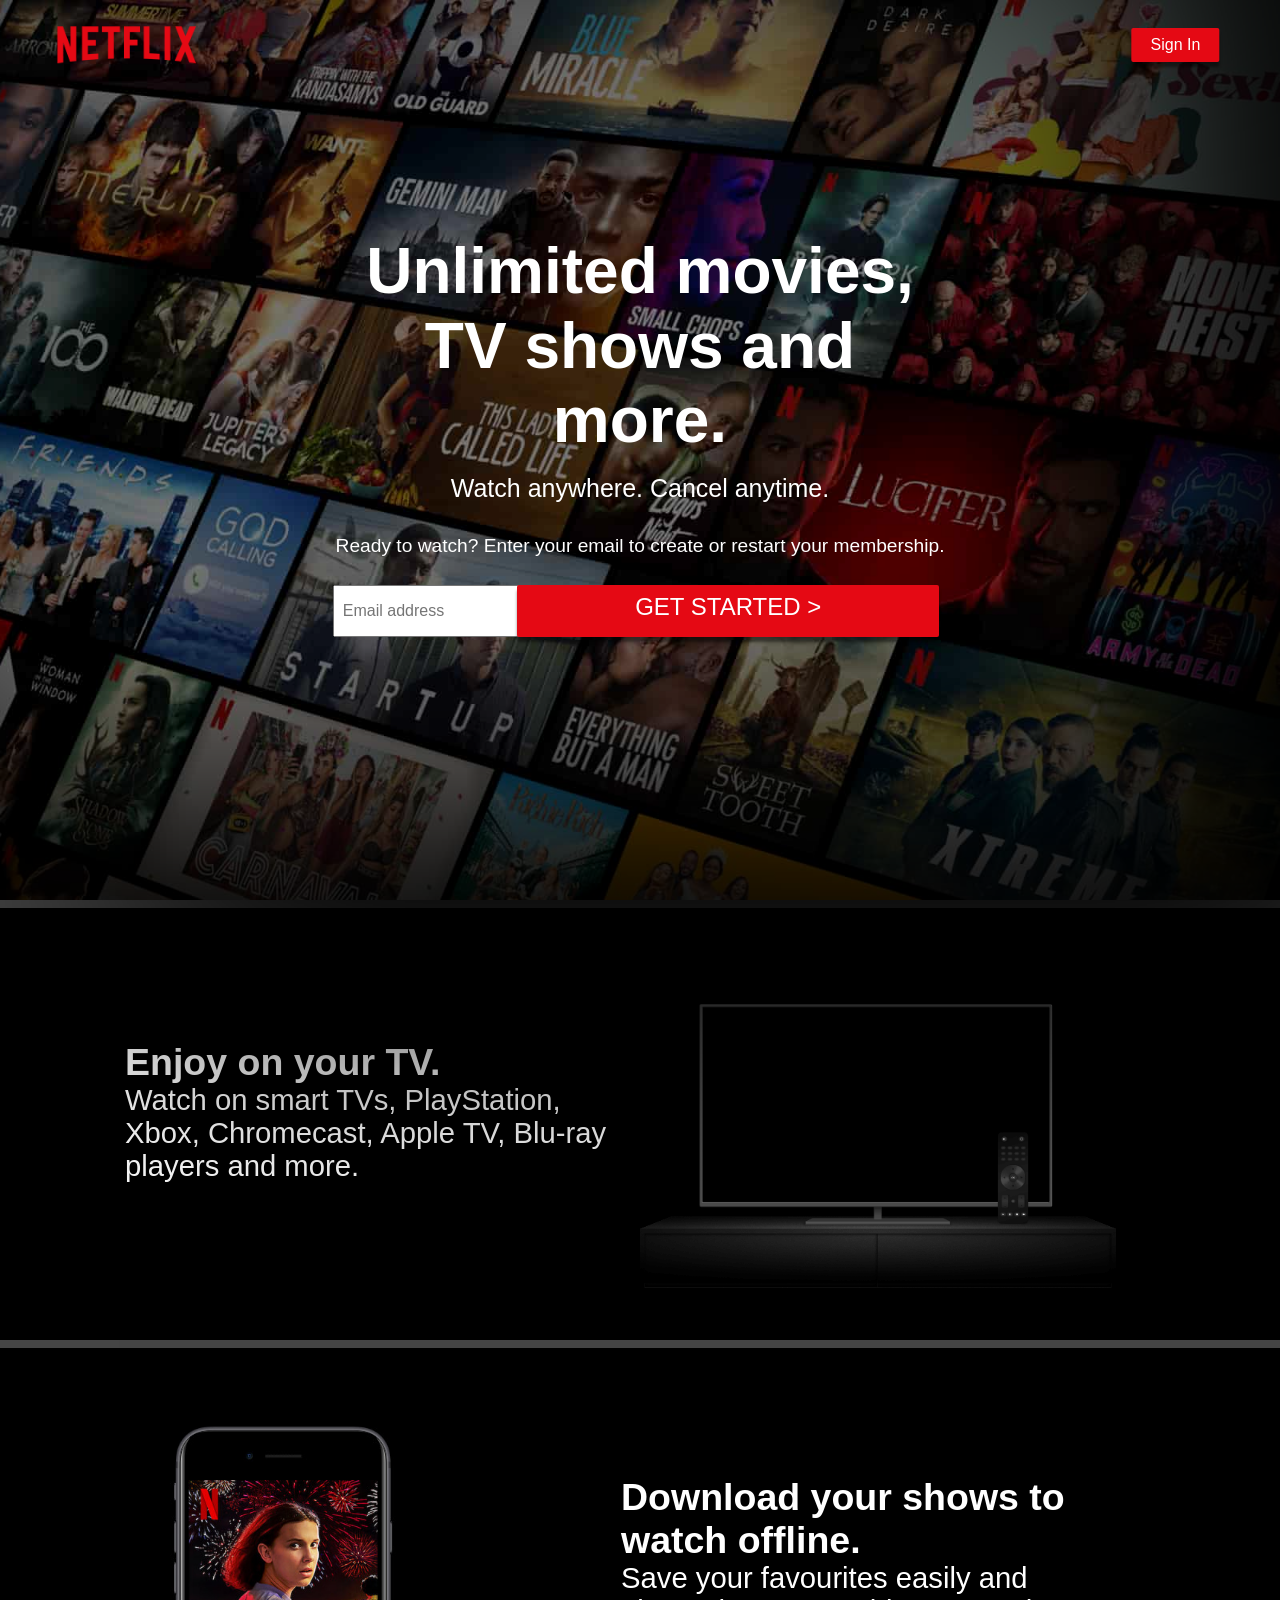
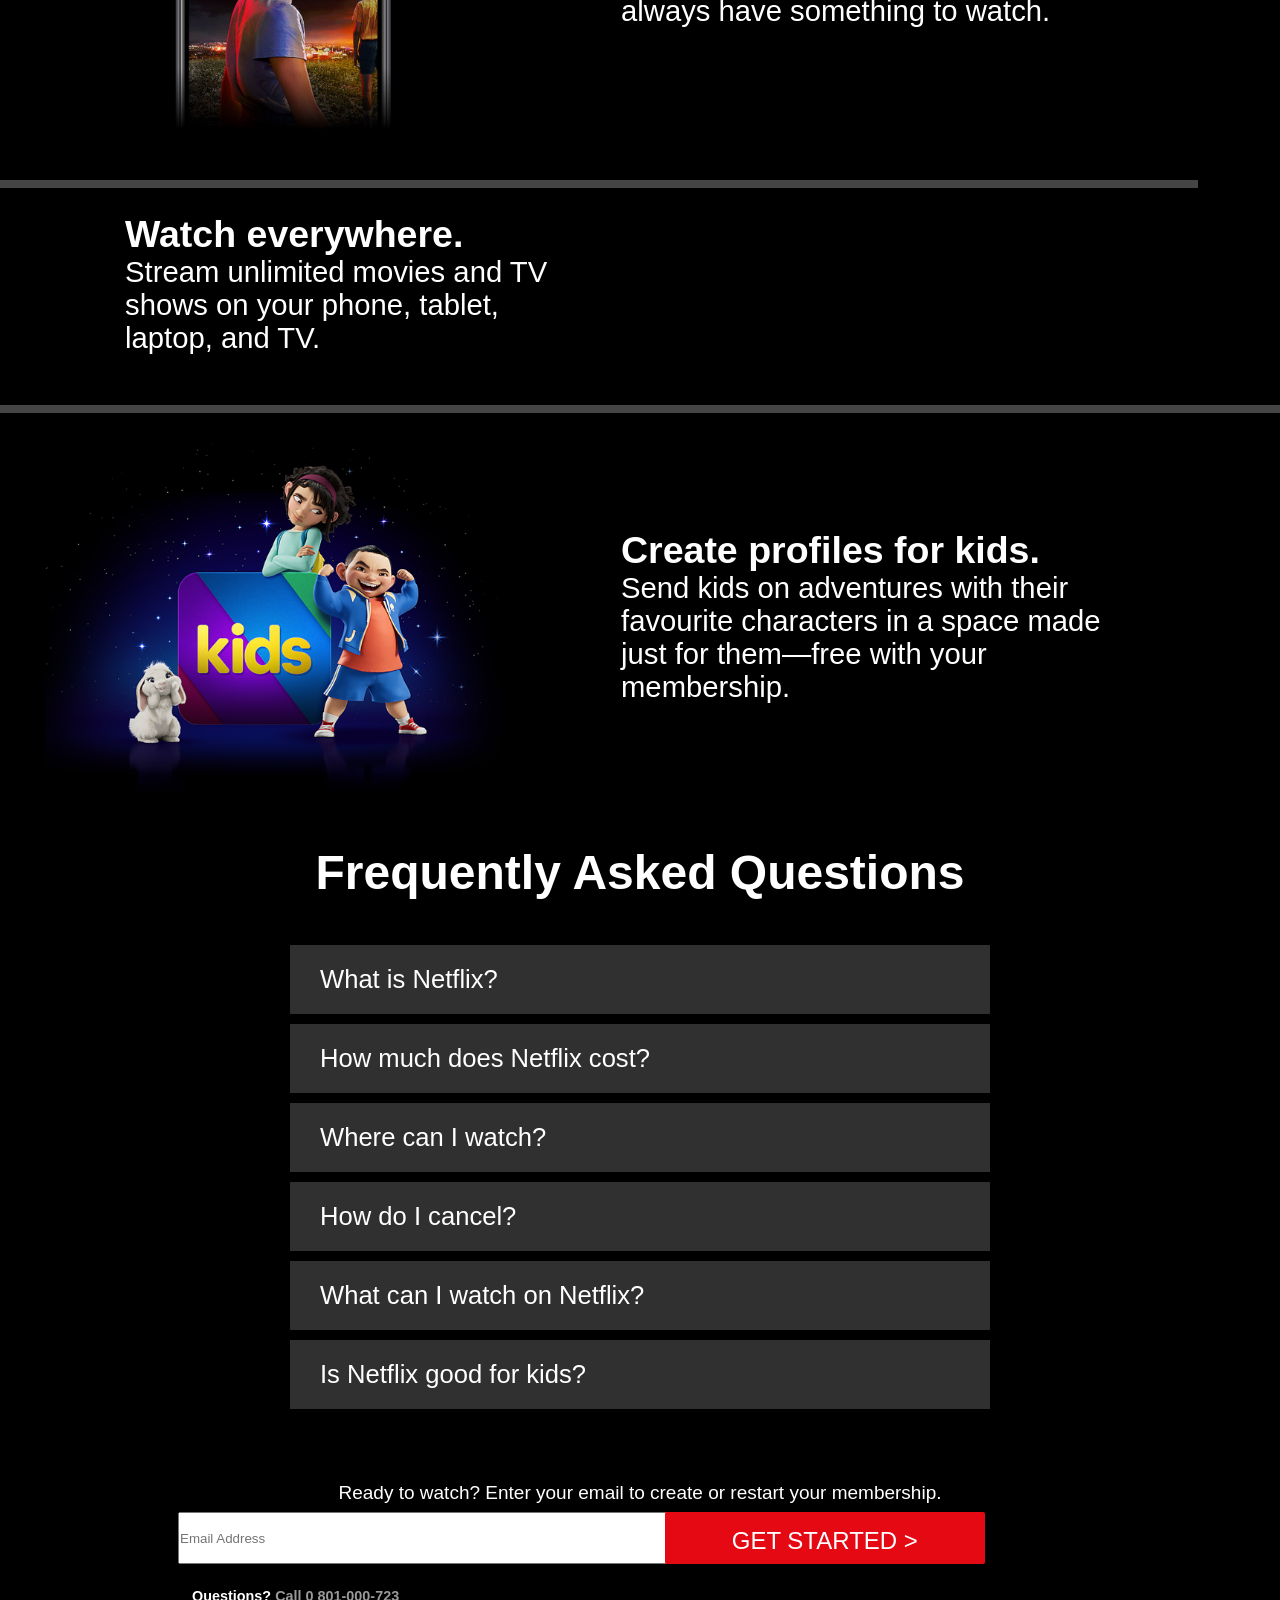
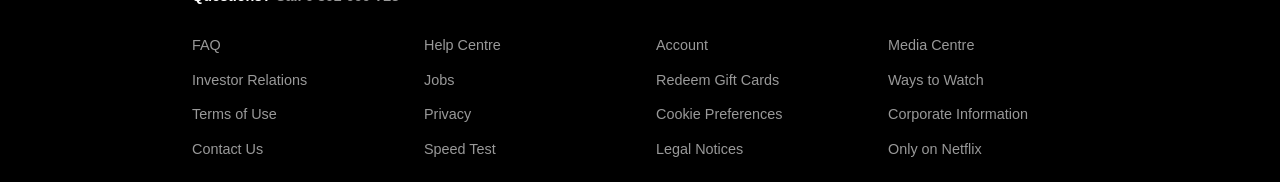
<file: index.html>
<!DOCTYPE html>
<html lang="en">
<head>
    <meta charset="UTF-8">
    <meta name="viewport" content="width=device-width, initial-scale=1.0">
    <link rel="stylesheet" href="style.css">
    <title>Netflix South Africa - Watch TV Shows Online, Watch Movies Online</title>
</head>
<body>
    <header class="story">
        <div class="story-top">
            <img src="./Assets/logo.png" alt="Netflix Logo">
            <a href="#" class="button btn-rounded">Sign In</a>
        </div>
        <div class="story-content">
            <h1>Unlimited movies, TV shows and more.</h1>
            <h3>Watch anywhere. Cancel anytime.</h3>
            <p>Ready to watch? Enter your email to create or restart your membership.</p>
            <input type="email" name="email" id="mail" placeholder="Email address">
            <a href="#" class="button btn-login">GET STARTED ></a>
        </div>
    </header>

    <section class="story-descrip">
        
        <div class="story-1">
            <div class="content-1">
                <h1>Enjoy on your TV.</h1>
                <h3>Watch on smart TVs, PlayStation, Xbox, Chromecast, Apple TV, Blu-ray players and more.</h3>
            </div>
            <img src="./Assets/tv.png" alt="Netflix TV">
            <video class="video-1" autoplay="" playsinline="" muted="" loop=""><source src="./Assets/assets_videos_netflix_ui.m4v" type="video/mp4"></video>
        </div>
        <div class="story-2">
            <img src="./Assets/mobile-0819.jpg" alt="Netflix Mobile">
            <div class="content-2">
                <h1>Download your shows to watch offline.</h1>
                <h3>Save your favourites easily and always have something to watch.</h3>
            </div>
        </div>
        <div class="story-3">
            <div class="content-3">
                <h1>Watch everywhere.</h1>
                <h3>Stream unlimited movies and TV shows on your phone, tablet, laptop, and TV.</h3>
            </div>
        </div>
        <div class="story-4">
            <img src="./Assets/kidsValueProp.png" alt="Netflix for Kids">
            <div class="content-4">
                <h1>Create profiles for kids.</h1>
                <h3>Send kids on adventures with their favourite characters in a space made just for them—free with your membership.</h3>
            </div>
        </div>
        
    </section>

    <section class="lastsection">
        <div class="faq">
            <h1>Frequently Asked Questions</h1>
            <ul class="questions">
                <li>What is Netflix?</li>
                <li>How much does Netflix cost?</li>
                <li>Where can I watch?</li>
                <li>How do I cancel?</li>
                <li>What can I watch on Netflix?</li>
                <li>Is Netflix good for kids?</li>
            </ul>
            <p>Ready to watch? Enter your email to create or restart your membership.</p>
            <div class="input">
                <input type="email" name="email" placeholder="Email Address">
                <a href="#" class="btn-rounded"><button>GET STARTED ></button></a>
            </div>
        </div>
    </section>


    <footer class="footer">
        <p>Questions? <a href="tel:0 801-000-723"> Call 0 801-000-723</a></p>
        <div class="footer-cols">
            <ul>
                <li><a href="FAQ.html">FAQ</a></li>
                <li><a href="#">Investor Relations</a></li>
                <li><a href="#">Terms of Use</a></li>
                <li><a href="#">Contact Us</a></li>
            </ul>
            <ul>
                <li><a href="#">Help Centre</a></li>
                <li><a href="#">Jobs</a></li>
                <li><a href="#">Privacy</a></li>
                <li><a href="#">Speed Test</a></li>
            </ul>
            <ul>
                <li><a href="account.html">Account</a></li>
                <li><a href="Redeem.html">Redeem Gift Cards</a></li>
                <li><a href="#">Cookie Preferences</a></li>
                <li><a href="legalnotice.html">Legal Notices</a></li>
            </ul>
            <ul>
                <li><a href="#">Media Centre</a></li>
                <li><a href="#">Ways to Watch</a></li>
                <li><a href="#">Corporate Information</a></li>
                <li><a href="onlyonnetflix.html">Only on Netflix</a></li>
            </ul>
        </div>
    </footer>
</body>
</html>
</file>
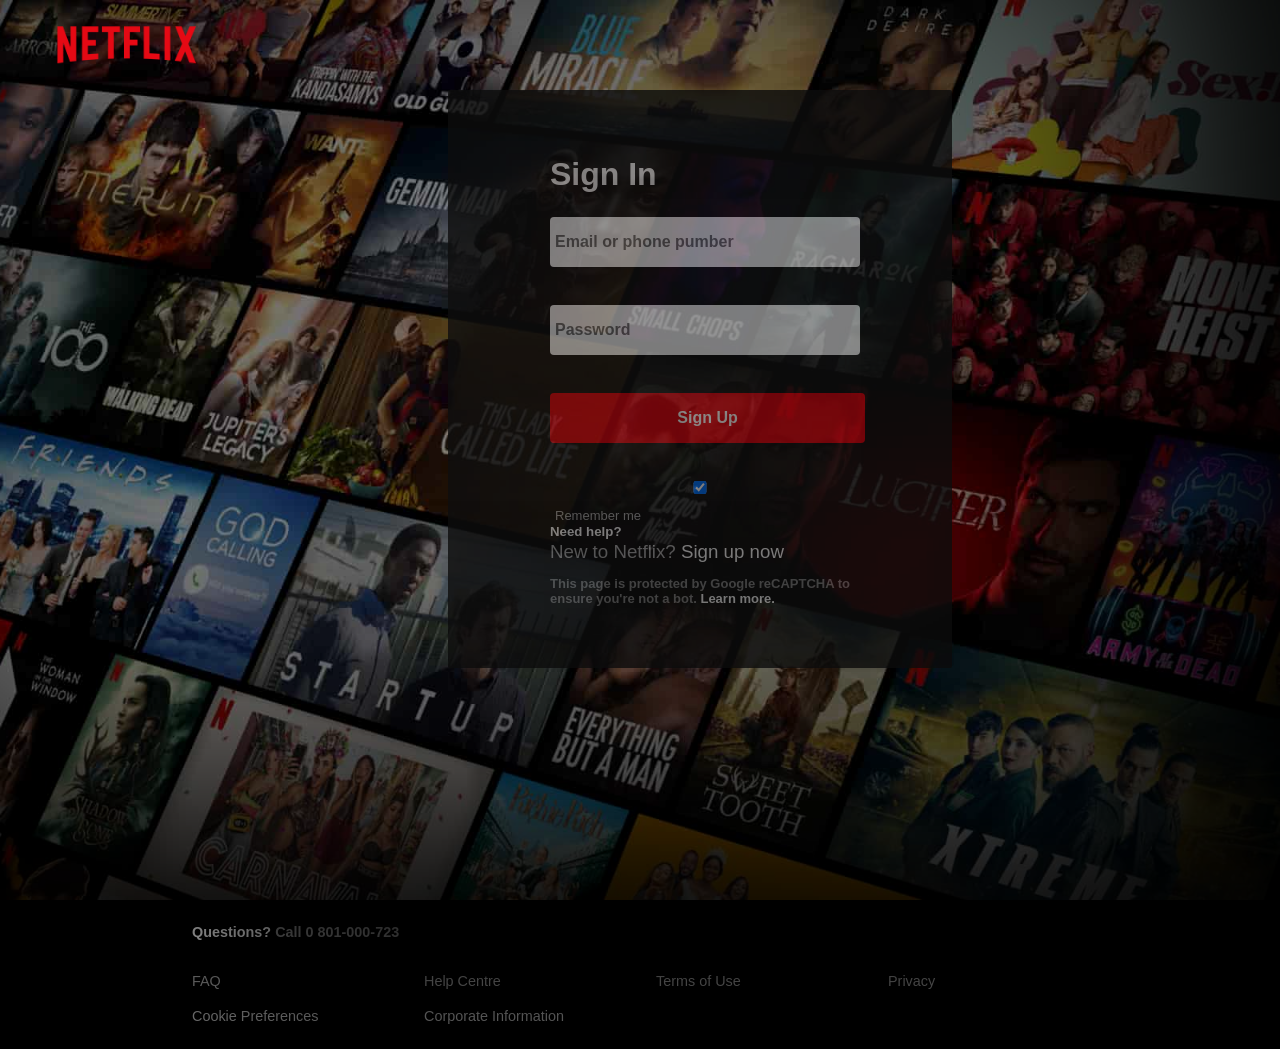
<file: account.html>
<!DOCTYPE html>
<html lang="en">
    <head>
        <meta charset="UTF-8">
        <meta name="viewport" content="width=device-width, initial-scale=1.0">
        <link rel="stylesheet" href="style.css">
        <title>Account</title>
    </head>
    <style>
        table{
    background-color: #171717;
    border-radius: 2px;
    padding: 60px 100px;
    opacity: 0.8;
    margin-left: 35%;
}
h1{
    color: white;
}
input{
    padding: 16px 5px ;
    border-radius: 4px;
    font-size: 16px ;
    font-weight: 700;
    margin: 24px 0 12px;
    border: 0;
    width: 100%; 
    
}
button{
    background-color: #e50914;
    color: white;
    padding: 16px ;
    border-radius: 4px;
    font-size: 16px ;
    font-weight: 700;
    margin: 24px 0 12px;
    border: 0;
    width: 105%;    
}
.remebr-me{
    color: #b3b3b3;
font-size: 13px;
font-weight: 500;
line-height: 1.2;
margin: 5px;

}
h3,h4,h5{
    color: #b3b3b3;
}
h4{
    font-size: 13px;
    color: #8c8c8c;
    margin-top: 11px;

}
    </style>
    <body>
        <header class="story">
            <div class="story-top">
                <img src="./Assets/logo.png" alt="Netflix Logo">
                
            </div>
            <table align="center">
                <tr>
                    <th></th>
                </tr>
                <tr>
                    <th></th>
                </tr>
                <tr>
                    <td>
                        <label>
                            <h1>Sign In</h1>
                            <input text="Email" placeholder="Email or phone pumber">
                        </label>
                   </td>
                </tr>
                 <tr>
                    <td>
                        <labe>
                            <input text="Password" placeholder="Password">
                        </labe>
                    </td>
                </tr>
                <tr>
                    <td>
                        <button>Sign Up</button>
                    </td>
                </tr>
                <tr>
                    <td>
                        <label>
                            <input type="checkbox"  checked="checked">
                            <span class="remebr-me">Remember me</span>
                       </label>
                        <h5><a href="index.html">Need help?</a></h5>
                    </td>
                </tr>
                 <tr>
                        <td><h3>New to Netflix? <a href="index.html" style="color: white;">Sign up now</a></h3></td> 
                </tr>
                <tr>
                    <td> <h4>This page is protected by Google reCAPTCHA to <br>ensure you're not a bot. <a href="index.html">Learn more.</a></h4></td>
                </tr>
            </table>

            
       
        </header>

        
        <div class="footer">
            <p>Questions? <a href="tel:0 801-000-723"> Call 0 801-000-723</a></p>
            <div class="footer-cols">
                <ul>
                    <li><a href="FAQ.html">FAQ</a></li>
                    <li><a href="index.html">Cookie Preferences</a></li>
                    
                </ul>
                <ul>
                    <li><a href="index.html">Help Centre</a></li>
                    <li><a href="#l">Corporate Information</a></li>
                    
                </ul>
                <ul>
                    <li><a href="index.html">Terms of Use</a></li>
                </ul>
                <ul>
                    <li><a href="index.html">Privacy</a></li>
                </ul>
            </div>
         </div>
        
    </body>
</html>
</file>
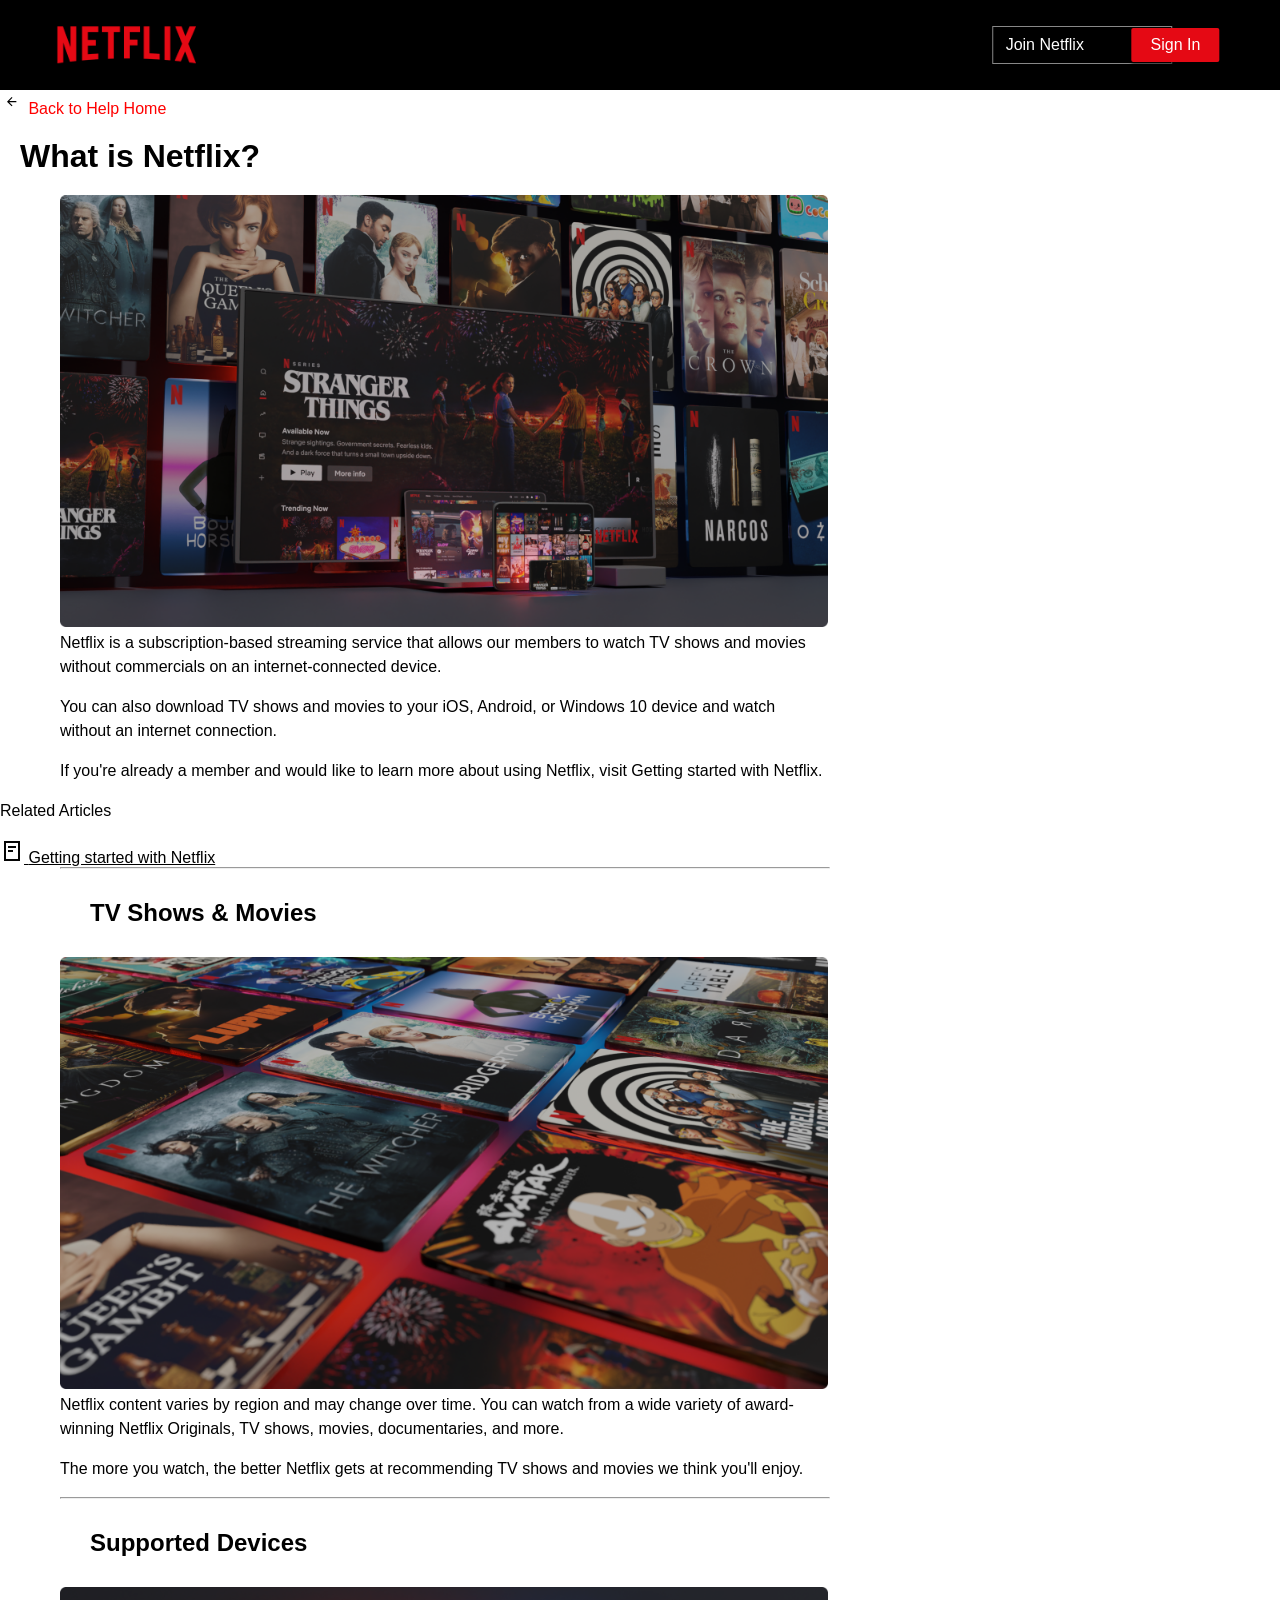
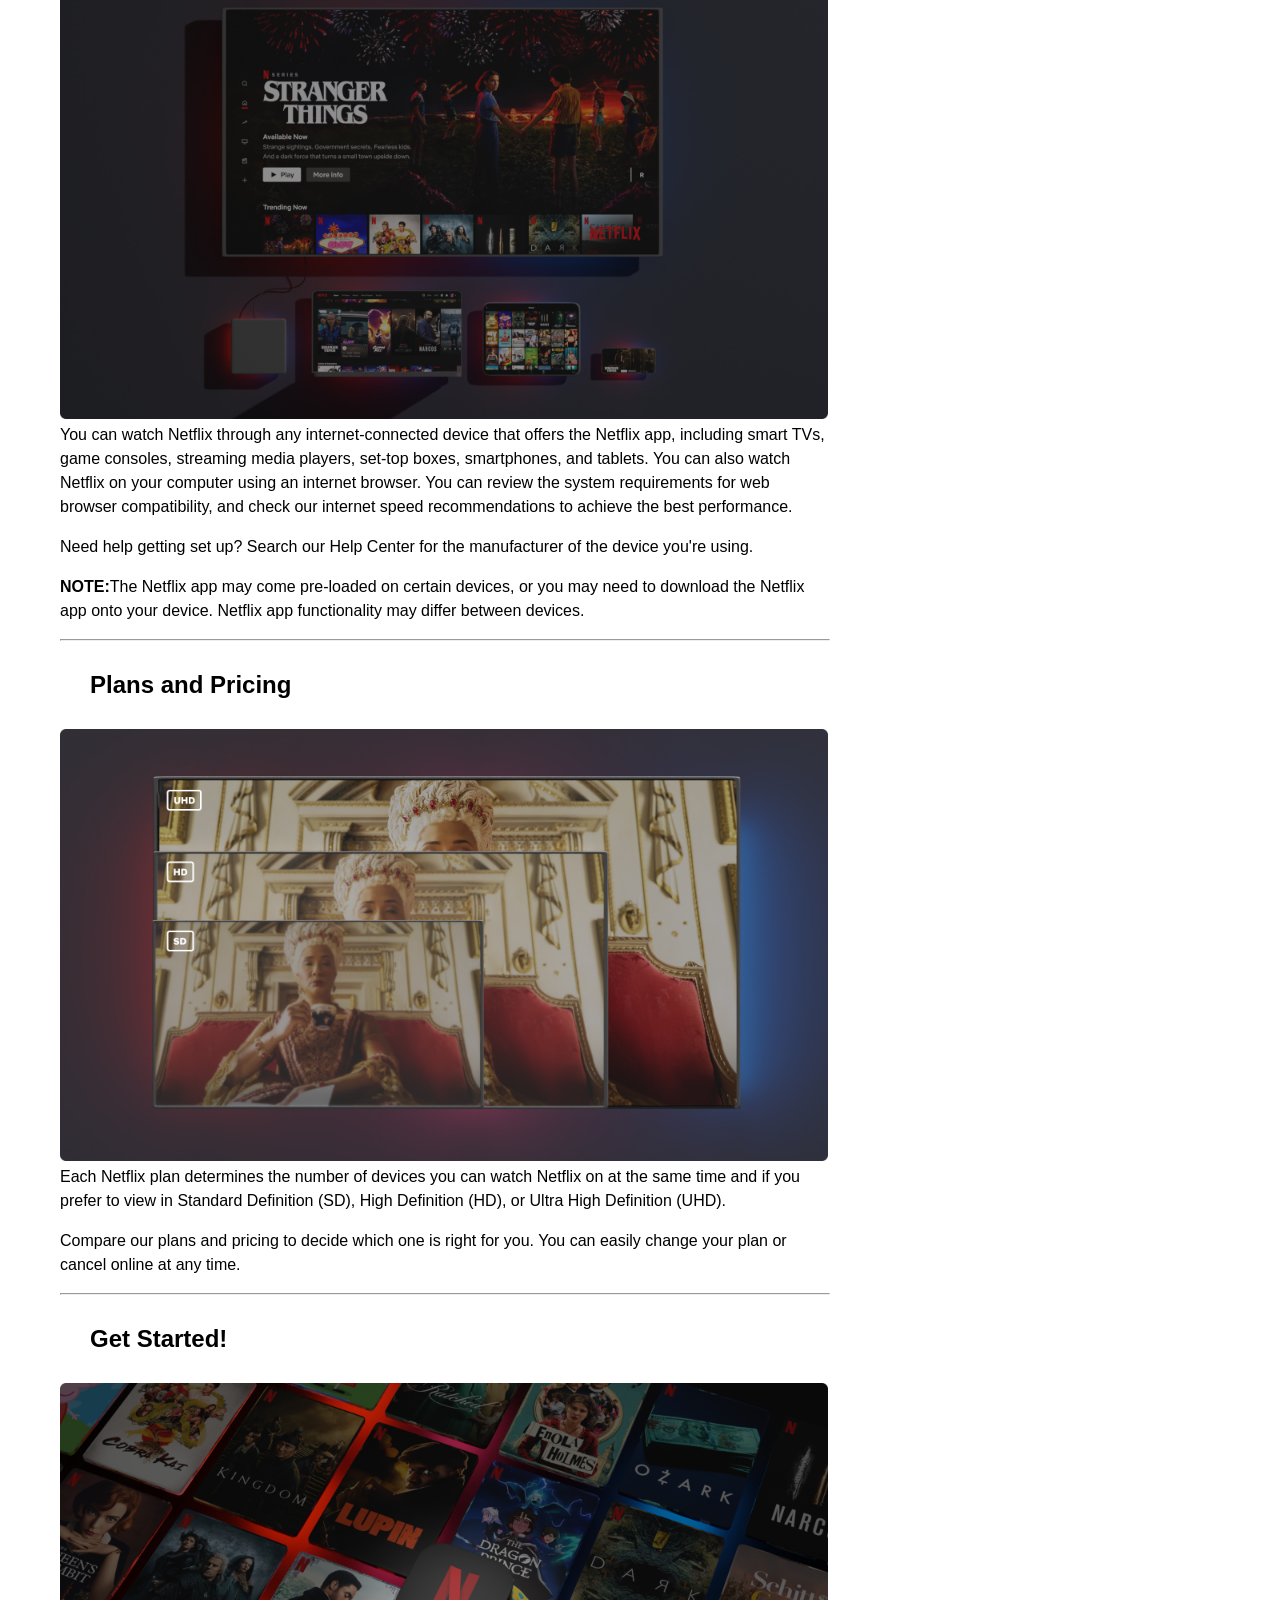
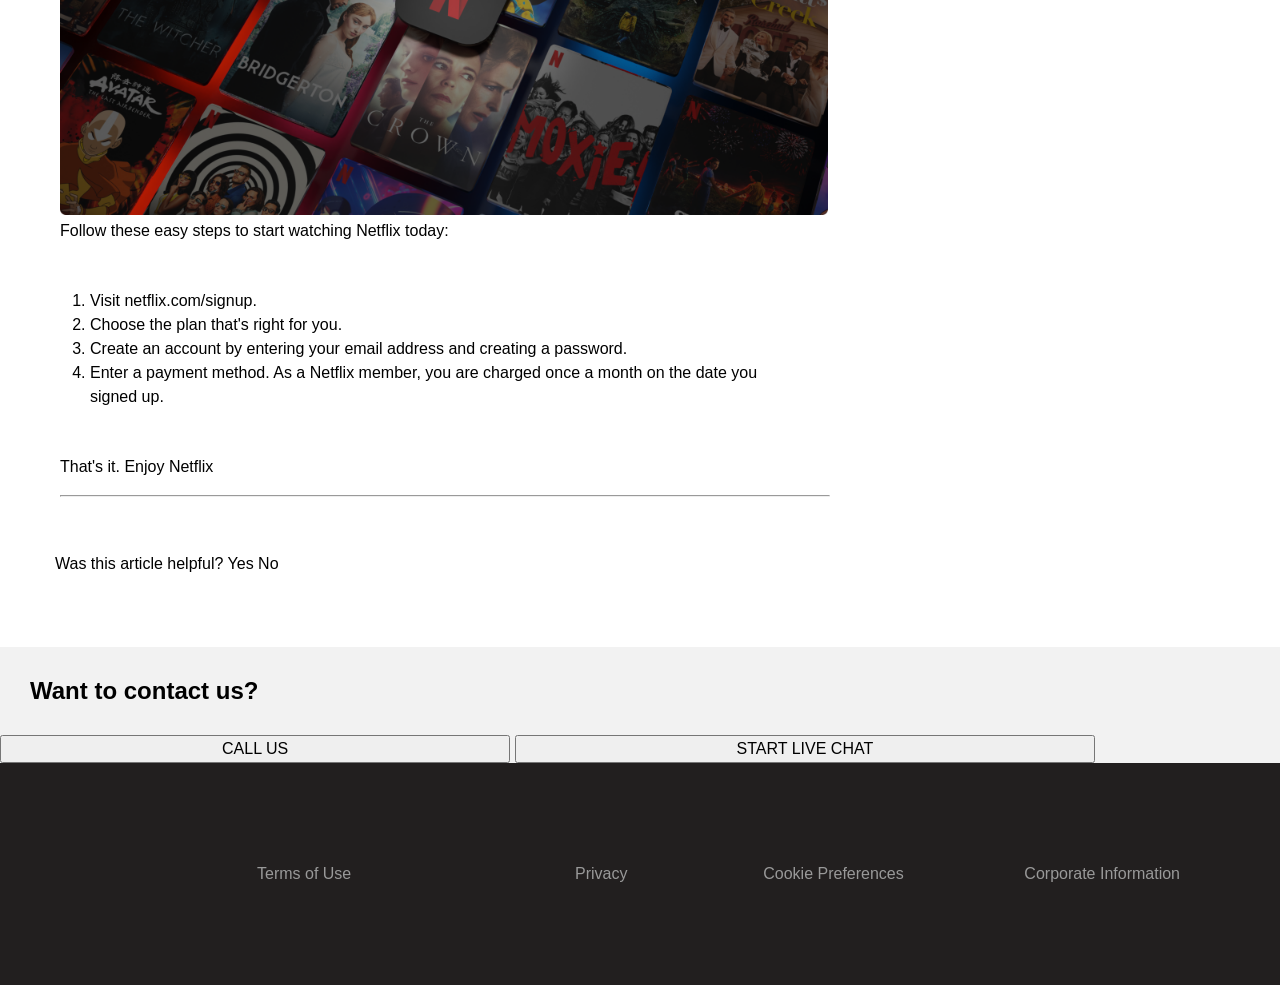
<file: FAQ.html>
<!DOCTYPE html>
<html lang="en">
    <head>
        <meta charset="UTF-8">
        <meta name="viewport" content="width=device-width, initial-scale=1.0">
        <link rel="stylesheet" href="style.css">
        <title>FAQ</title>
        
    </head>
    <Style>
        body{
            background-color: white;
            font-family: Arial, Helvetica, sans-serif;

        }
        h3{
            color:black;
            font-size: 16px; 
            line-height: 24px; 
            margin: 0 0 16px;  
        }
        h2{
            color: black;padding: 30px;
        }
        
    </Style>


    <body>
        <header style="background-color: black;">
            <div>
                <div class="story-top">
                    <img src="./Assets/logo.png" alt="Netflix Logo">
                    <a href="index.html" style="width: 12%; border: 1px solid #888;padding: 9px 12px;">Join Netflix</a>
                    <a href="index.html" class="button btn-rounded">Sign In</a>
                </div>
            </div>
        </header>


        <div>
         <ul>
         <li>
        <a href="index.html" style="color: red;"> 
         <svg width="24px" height="24px" viewBox="0 0 24 24" version="1.1" xmlns="http://www.w3.org/2000/svg">
         <polygon points="16.3515625 11.1015625 16.3515625 12.25 9.2421875 12.25 12.4960938 15.53125 11.6757812 16.3515625 7 11.6757812 11.6757812 7 12.4960938 7.8203125 9.2421875 11.1015625"></polygon>
        </svg>
        Back to Help Home 
        </a>
        </li>
        </ul>
        </div>


        <h1 style="color: black; padding: 20px;"> What is Netflix?</h1>
        <div style="width: 60%; margin-left: 60px;">
            <div class="image">
                <img src="./Assets/FAQ1.png" alt="image" >
                
            </div>
            <h3>Netflix is a subscription-based streaming service that allows our members to watch TV shows and movies without commercials on an internet-connected device. </h3>
            <h3>You can also download TV shows and movies to your iOS, Android, or Windows 10 device and watch without an internet connection.</h3>
            <h3>If you're already a member and would like to learn more about using Netflix, visit Getting started with Netflix.</h3>
        </div>
        <div>
            <h3>Related Articles</h3>
            <ul style="position: relative;text-decoration:underline;color:black;display:inline;">
                <li><svg width="24" height="24" viewBox="0 0 24 24" fill="none" xmlns="http://www.w3.org/2000/svg">
                    <rect x="8" y="7" width="8" height="2" fill="#050505"></rect>
                    <rect x="8" y="11" width="5" height="2" fill="#050505"></rect>
                    <path fill-rule="evenodd" clip-rule="evenodd" d="M18 4H6V20H18V4ZM4 2V22H20V2H4Z" fill="#050505"></path>
                  </svg> <a href="index.html" style="color: black;">Getting started with Netflix</a>
                </li>
                <li></li>
                <li></li>
                <li></li>
                
            </ul>
        </div>


        <hr style="width: 60%;margin-left: 60px;">
        <div style="width: 60%; margin-left: 60px;">
            <div class="image">
                <h2>TV Shows & Movies</h2>
                <img src="./Assets/FAQ2.png" alt="image" >
            </div>

            <h3 >Netflix content varies by region and may change over time. You can watch from a wide variety of award-winning Netflix Originals, TV shows, movies, documentaries, and more.  </h3>
            <h3 >The more you watch, the better Netflix gets at recommending TV shows and movies we think you'll enjoy.</h3>
            
        </div>
       </hr>


       <hr style="width: 60%;margin-left: 60px;">
       <div style="width: 60%; margin-left: 60px;">
        <div class="image">
            <h2>Supported Devices</h2>
            <img src="./Assets/FAQ3.png" alt="image" >
        </div>

        <h3>You can watch Netflix through any internet-connected device that offers the Netflix app, including smart TVs, game consoles, streaming media players, set-top boxes, smartphones, and tablets. You can also watch Netflix on your computer using an internet browser. You can review the  system requirements for web browser compatibility, and check our internet speed recommendations to achieve the best performance.  </h3>
        <h3>Need help getting set up? Search our Help Center for the manufacturer of the device you're using.</h3>
        <h3><b>NOTE:</b>The Netflix app may come pre-loaded on certain devices, or you may need to download the Netflix app onto your device. Netflix app functionality may differ between devices.</h3>
       </div>
       </hr>

       <hr style="width: 60%;margin-left: 60px;">
       <div style="width: 60%; margin-left: 60px;">
        <div class="image">
            <h2>Plans and Pricing</h2>
            <img src="./Assets/FAQ4.png" alt="image" >
        </div>

        <h3>Each Netflix plan determines the number of devices you can watch Netflix on at the same time and if you prefer to view in Standard Definition (SD), High Definition (HD), or Ultra High Definition (UHD).</h3>
        <h3>Compare our plans and pricing to decide which one is right for you. You can easily change your plan or cancel online at any time.</h3>
       </div>
      </hr>


      <hr style="width: 60%;margin-left: 60px;">
      <div style="width: 60%; margin-left: 60px;">
        <div class="image">
            <h2>Get Started!</h2>
            <img src="./Assets/FAQ5.png" alt="image" >
        </div>

        <h3>Follow these easy steps to start watching Netflix today:</h3>
        
            <ol style="color:black;font-size: 16px; line-height: 24px; margin: 0 0 16px;padding: 30px;">
                <li>Visit netflix.com/signup.</li>
                <li>Choose the plan that's right for you.</li>
                <li>Create an account by entering your email address and creating a password.</li>
                <li>Enter a payment method. As a Netflix member, you are charged once a month on the date you signed up. </li>
            </ol>
       
        <h3>That's it. Enjoy Netflix</h3>
       </div>
     </hr>


    <hr style="width: 60%;margin-left: 60px;">
    <h3 style="padding: 55px;">Was this article helpful? Yes No</h3>
    <div style="background-color:#f2f2f2">
        <h2>Want to contact us?</h2>
       <button >
        <a href="index.html" style="color: black;font-size: 16px; line-height: 24px; padding: 220px; margin-bottom: 150px;">CALL US</a>
    </button> 
       <button>
        <a href="index.html" style="color: black;font-size: 16px; line-height: 24px; padding: 220px; margin-bottom: 150px;">START LIVE CHAT</a>
    </button> 
    </div>
   </hr>


   <footer style="background-color: #221f1f;">
    <div style="line-height: 1.4; display: grid; grid-template-columns: repeat(4 , 1fr); grid-gap: 25px;padding: 100px;text-align: right;">
        <ul >
            <li><a href="index.html"style="color: #999999;">Terms of Use</a></li>
        </ul>
        <ul>
            <li><a href="index.html"style="color: #999999;">Privacy</a></li>
        </ul>
        <ul>
            <li><a href="index.html" style="color: #999999;">Cookie Preferences</a></li>
        </ul>
        <ul>
            <li><a href="index.html" style="color: #999999;">Corporate Information</a></li>
        </ul>
    </div>
</footer>

        

    </body>
</html>
</file>
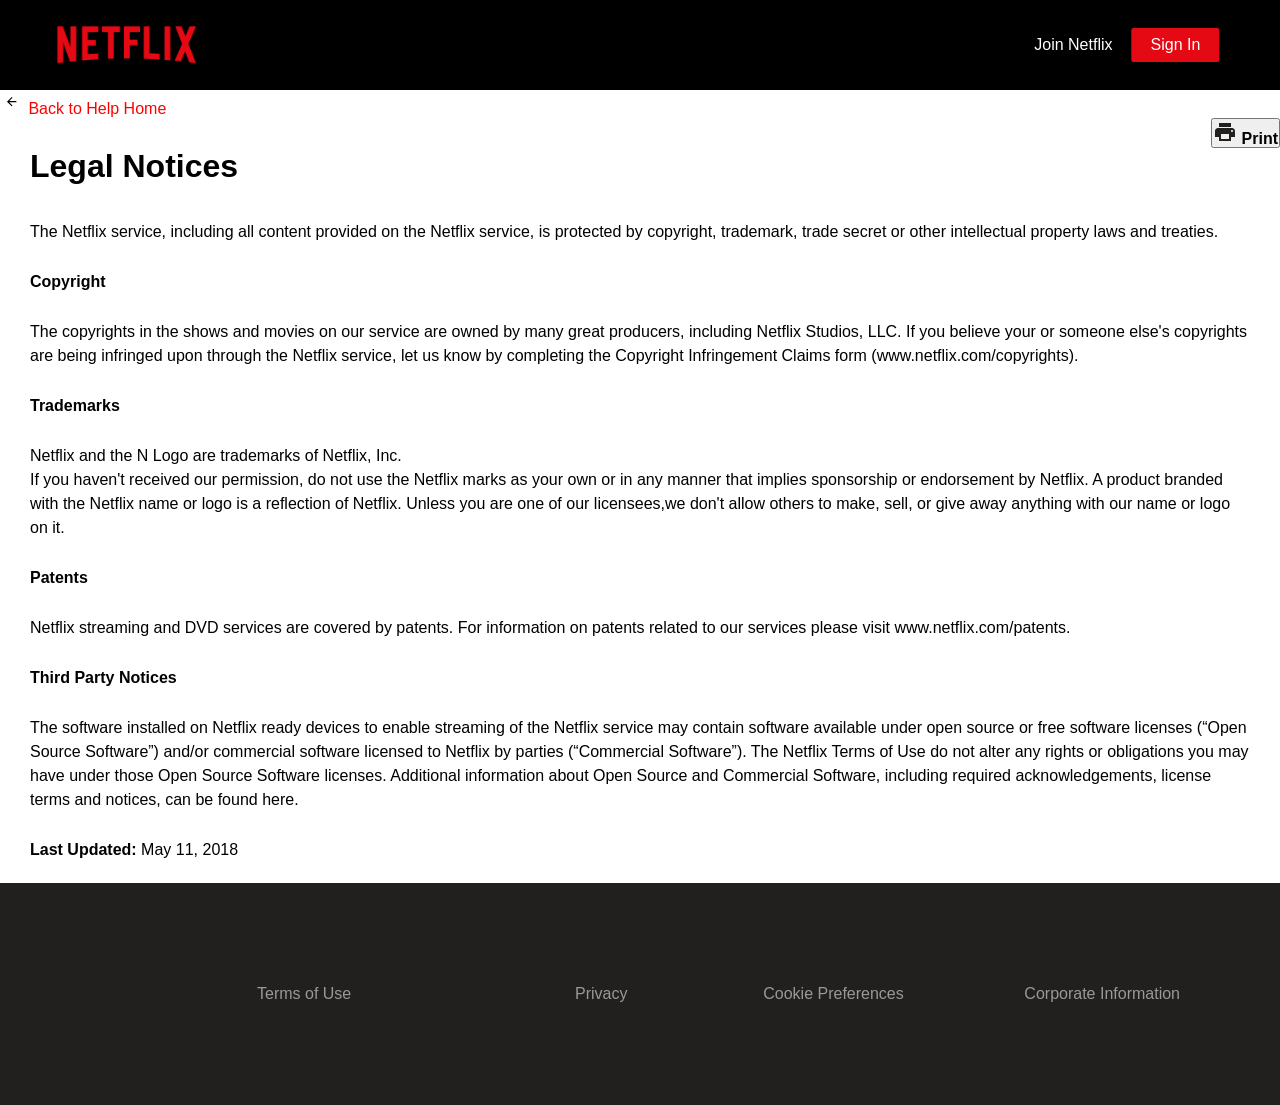
<file: legalnotice.html>
<!DOCTYPE html>
<html lang="en">
    <head>
        <meta charset="UTF-8">
        <meta name="viewport" content="width=device-width, initial-scale=1.0">
        <link rel="stylesheet" href="style.css">
        <title>Legal Notices</title>

    </head>

    <Style>
    .print{
    float: right;
    font-size: 16px;
    font-weight: 700;
    line-height: 15px;
    }
    h1{
        color: black;
        padding: 30px;
    }
    h3{
        color: black;
        padding:5px 30px;
        font-size: 16px;
        line-height: 24px;
        margin: 0 0 16px;
    }
    </Style>
    <body style="background-color: white; font-family: Arial, Helvetica, sans-serif;">
        <header style="background-color: black;">
            <div>
                <div class="story-top">
                    <img src="./Assets/logo.png" alt="Netflix Logo">
                    <a href="index.html" style="width: 12%; ">Join Netflix</a>
                    <a href="index.html" class="button btn-rounded">Sign In</a>
                </div>
            </div>
        </header>

        
        <div>
            <ul>
            <li>
           <a href="index.html" style="color: red;"> 
            <svg width="24px" height="24px" viewBox="0 0 24 24" version="1.1" xmlns="http://www.w3.org/2000/svg">
            <polygon points="16.3515625 11.1015625 16.3515625 12.25 9.2421875 12.25 12.4960938 15.53125 11.6757812 16.3515625 7 11.6757812 11.6757812 7 12.4960938 7.8203125 9.2421875 11.1015625"></polygon>
           </svg>
           Back to Help Home 
           </a>
           </li>
           </ul>
           </div>

           <button class="print" alt="Print">
            <svg width="24px" height="24px" viewBox="0 0 24 24" version="1.1" xmlns="http://www.w3.org/2000/svg">
                <g stroke="none" stroke-width="1" fill="none" fill-rule="evenodd">
                    <path d="M19,8 L5,8 C3.34,8 2,9.34 2,11 L2,17 L6,17 L6,21 L18,21 L18,17 L22,17 L22,11 C22,9.34 20.66,8 19,8 Z M16,19 L8,19 L8,14 L16,14 L16,19 Z M19,12 C18.45,12 18,11.55 18,11 C18,10.45 18.45,10 19,10 C19.55,10 20,10.45 20,11 C20,11.55 19.55,12 19,12 Z M18,3 L6,3 L6,7 L18,7 L18,3 Z" id="Shape" fill="#221f1f" fill-rule="nonzero"></path>
                </g>
            </svg>
            <span class="hidden-mobile">Print</span>
        </button>

        <div>
            <h1>Legal Notices</h1>
            <h3>The Netflix service, including all content provided on the Netflix service,
                 is protected by copyright, trademark, trade secret or other intellectual property 
                 laws and treaties.</h3>
        
            <h3><b>Copyright</b></h>
            <h3>The copyrights in the shows and movies on our service are owned by many great producers,
                 including Netflix Studios, LLC. If you believe your or someone else's copyrights are being 
                 infringed upon through the Netflix service, let us know by completing the Copyright Infringement
                Claims form (www.netflix.com/copyrights).</h3>
         
        <h3><b>Trademarks</b></h3> 
        <h3>
            Netflix and the N Logo are trademarks of Netflix, Inc.<br>

            If you haven't received our permission, do not use the Netflix marks as your own or in any manner 
            that implies sponsorship or endorsement by Netflix.
            
            A product branded with the Netflix name or logo is a reflection of Netflix. Unless you are one
            of our licensees,we don't allow others to make, sell, or give away anything with our name or logo on it.</h3>  

         <h3><b>Patents</b></h3>   
         <h3>Netflix streaming and DVD services are covered by patents. For information on patents related to our
             services please visit www.netflix.com/patents.</h3>

          <h3><b>Third Party Notices</b></h3> 
          <h3>The software installed on Netflix ready devices to enable streaming of the Netflix service may contain 
            software available under open source or free software licenses (“Open Source Software”) and/or commercial 
            software licensed to Netflix by parties (“Commercial Software”). The Netflix Terms of Use do not alter any
            rights or obligations you may have under those Open Source Software licenses. Additional information about
            Open Source and Commercial Software, including required acknowledgements, license terms and notices, can be
            found here.</h3>  

            <h3><b>Last Updated:</b> May 11, 2018</h3>



        </div>
   

       

        
        <footer style="background-color: #221f1f;">
            <div style="line-height: 1.4; display: grid; grid-template-columns: repeat(4 , 1fr); grid-gap: 25px;padding: 100px;text-align: right;">
                <ul >
                    <li><a href="index.html"style="color: #999999;">Terms of Use</a></li>
                </ul>
                <ul>
                    <li><a href="index.html"style="color: #999999;">Privacy</a></li>
                </ul>
                <ul>
                    <li><a href="index.html" style="color: #999999;">Cookie Preferences</a></li>
                </ul>
                <ul>
                    <li><a href="index.html" style="color: #999999;">Corporate Information</a></li>
                </ul>
            </div>
        </footer>
        
    </body>
</html>
</file>
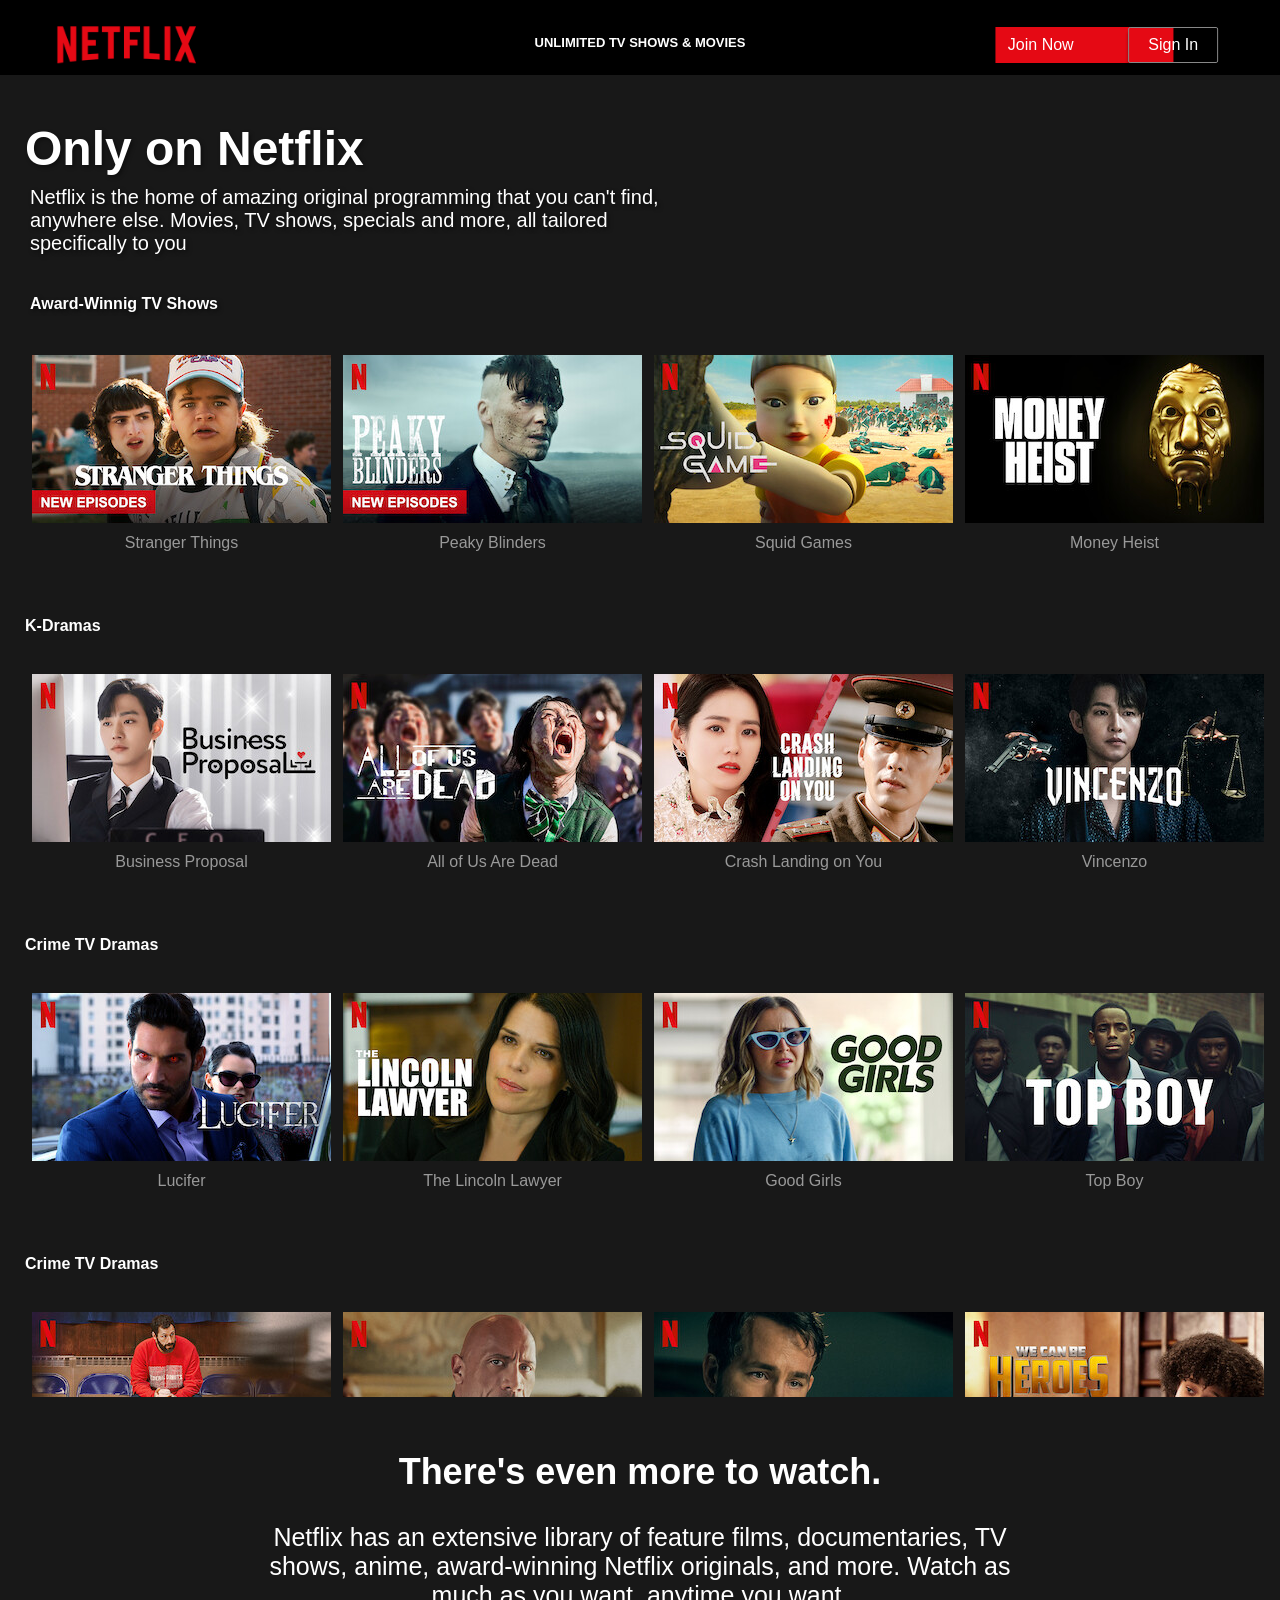
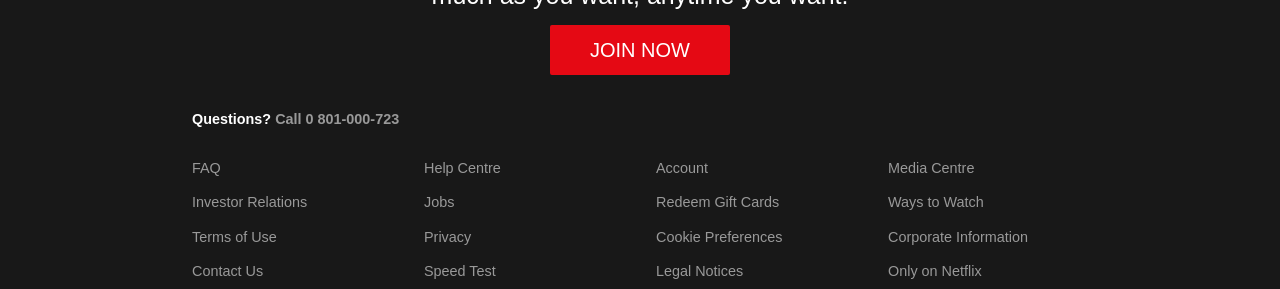
<file: onlyonnetflix.html>
<!DOCTYPE html>
<html lang="en">
    <head>
        <meta charset="UTF-8">
        <meta name="viewport" content="width=device-width, initial-scale=1.0">
        <link rel="stylesheet" href="style.css">
        <title>Only on Netflix</title>

    </head>
    <style>
        body{
            background-color: #181818;
            font-family: 'Helvetica Neue',Helvetica,Arial,sans-serif;
            -webkit-font-smoothing: antialiased;

        }
        h4{
            font-size: 13px;
            text-align:center;
            padding: 35px 50px; 
        }
        h1{
            font-size: 3.00rem;
            font-weight: 1000;
            line-height: 1.2;
            text-shadow: 2px 2px 4px rgb(0 0 0 / 40%);
            word-wrap: break-word;
            display: block;
            padding:30px 5px 5px 25px ;
        }
        .heading3{
            font-size: 20px;
            margin-top: 0.1vw;
            text-shadow: 2px 2px 4px rgb(0 0 0 / 60%);
            padding:2px 30px;
           
        }
        .horizontal-row1{
            padding: 1px 5px 30px 25px;
        }
        .n-img{
            padding: 5px;
        }
        .n-title{
            text-align: center;
        }
        .collections{
            margin-top: -6em;
            background: #181818;
            text-align: center;
            font-size: 1.5em;
            position: relative;
            padding: 1em;
        }
        .btn-large{
            font-size: 20px;
            padding: 14px 2em;
            min-width: 112px;
            min-height: 48px;
            margin: 0.5em 0.5em 0.5em 0;
            position: relative;
            color: #fff;
            background-color: #e50914;
            border-radius: 2px;
            text-decoration: none;
             cursor: pointer;
             margin: 50px;
        }
        h3{
            display: block;
            font-size: 25px;
            margin-block-start: 1em;
            margin-block-end: 1em;
            margin-inline-start: 0px;
            margin-inline-end: 0px;
        }
        h2{
            font-size: 1.5em;
            font-weight: 700;
            margin-bottom: 10px;
            margin: 0.75em 0 0.25em;
            margin-block-start: 0.83em;
            margin-block-end: 0.83em;
            margin-inline-start: 0px;
            margin-inline-end: 0px;
        }
        .collection.with-gradient-blur::before{
            background: linear-gradient(to bottom,rgba(0,0,0,0) 0,#181818 100%);
            height: 15em;
            pointer-events: none;
            content: " ";
            position: absolute;
            bottom: 100%;
            left: 0;
            right: 0;
            z-index: 1;
        }
        .join{
            font-size: 16px; 
            background-color: #e50914;
            width: 12%;
            padding: 9px 12px;
            cursor: pointer;
   
           
    
        }
       
        
    </style>
    <body>
        <header style="background-color: black; height: 75px;">
            <div>
                <div class="story-top">
                    <img src="./Assets/logo.png" alt="Netflix Logo">
                    <h4>UNLIMITED TV SHOWS & MOVIES</h4>
                  <a href="index.html" class="join">Join Now</a> 
                    <a href="index.html" style="background-color: transparent;border: 1px solid #888"class="button btn-rounded">Sign In</a>
                </div>
            </div>

            <div>
                <h1><b>Only on Netflix</b></h1>
                <h3 class="heading3">Netflix is the home of amazing original programming that you can't find,<br>anywhere else.
                     Movies, TV shows, specials and more, all tailored <br>specifically to you</h3>
                     <h3  class="heading3"style="font-size: 16px;line-height: 50px;font-weight: 700;">Award-Winnig TV Shows</h3>
            </div>

            <div class="horizontal-row1">
                <table>
                    <tr>
                        <td class="n-img">
                            <img src="./Assets/n1.jpg">
                        </td>
                        <td class="n-img">
                            <img src="./Assets/n2.jpg">
                        </td>
                        <td class="n-img">
                            <img src="./Assets/n3.jpg">
                        </td>
                        <td class="n-img">
                            <img src="./Assets/n4.jpg">
                        </td>
                    </tr>
                    <tr>
                        <td class="n-title">Stranger Things</td>
                        <td class="n-title">Peaky Blinders</td>
                        <td class="n-title">Squid Games</td>
                        <td class="n-title">Money Heist</td>
                    </tr>
                </table>
            </div>

            <div class="horizontal-row1">
                <h3 style="font-size: 16px;line-height: 50px;font-weight: 700;">K-Dramas</h3>
                <table>
                    <tr>
                        <td class="n-img">
                            <img src="./Assets/n5.jpg">
                        </td>
                        <td class="n-img">
                            <img src="./Assets/n6.jpg">
                        </td>
                        <td class="n-img">
                            <img src="./Assets/n7.jpg">
                        </td>
                        <td class="n-img">
                            <img src="./Assets/n8.jpg">
                        </td>
                    </tr>
                    <tr>
                        <td class="n-title">Business Proposal</td>
                        <td class="n-title">All of Us Are Dead</td>
                        <td class="n-title">Crash Landing on You</td>
                        <td class="n-title">Vincenzo</td>
                    </tr>
                </table>
            </div>

            <div class="horizontal-row1">
                <h3 style="font-size: 16px;line-height: 50px;font-weight: 700;">Crime TV Dramas</h3>
                <table>
                    <tr>
                        <td class="n-img">
                            <img src="./Assets/n9.jpg">
                        </td>
                        <td class="n-img">
                            <img src="./Assets/n10.jpg">
                        </td>
                        <td class="n-img">
                            <img src="./Assets/n11.jpg">
                        </td>
                        <td class="n-img">
                            <img src="./Assets/n12.jpg">
                        </td>
                    </tr>
                    <tr>
                        <td class="n-title">Lucifer</td>
                        <td class="n-title">The Lincoln Lawyer</td>
                        <td class="n-title">Good Girls</td>
                        <td class="n-title">Top Boy</td>
                    </tr>
                </table>
            </div>

            <div class="horizontal-row1">
                <h3 style="font-size: 16px;line-height: 50px;font-weight: 700;">Crime TV Dramas</h3>
                <table>
                    <tr>
                        <td class="n-img">
                            <img src="./Assets/n13.jpg">
                        </td>
                        <td class="n-img">
                            <img src="./Assets/n14.jpg">
                        </td>
                        <td class="n-img">
                            <img src="./Assets/n15.jpg">
                        </td>
                        <td class="n-img">
                            <img src="./Assets/n16.jpg">
                        </td>
                    </tr>
                    <tr>
                        <td class="n-title">Hustle</td>
                        <td class="n-title">Red Notice</td>
                        <td class="n-title">The Adam Project</td>
                        <td class="n-title">We Can Be Heroes</td>
                    </tr>
                </table>
            </div>

            <div class="collections"  class="collection.with-gradient-blur::before">
                
                <div >
                <h2>There's even more to watch.</h2>
                <h3>Netflix has an extensive library of feature films, documentaries, TV <br>shows,
                    anime, award-winning Netflix originals, and more. Watch as<br> much as you want,
                    anytime you want.</h3>
                <a href="index.html" class="btn-large">JOIN NOW</a>
                </div>
                </div>

                <footer class="footer">
                    <p>Questions? <a href="tel:0 801-000-723"> Call 0 801-000-723</a></p>
                    <div class="footer-cols">
                        <ul>
                            <li><a href="FAQ.html">FAQ</a></li>
                            <li><a href="index.html">Investor Relations</a></li>
                            <li><a href="index.html">Terms of Use</a></li>
                            <li><a href="index.html">Contact Us</a></li>
                        </ul>
                        <ul>
                            <li><a href="index.html">Help Centre</a></li>
                            <li><a href="index.html">Jobs</a></li>
                            <li><a href="index.html">Privacy</a></li>
                            <li><a href="index.html">Speed Test</a></li>
                        </ul>
                        <ul>
                            <li><a href="account.html">Account</a></li>
                            <li><a href="Redeem.html">Redeem Gift Cards</a></li>
                            <li><a href="index.html">Cookie Preferences</a></li>
                            <li><a href="legalnotice.html">Legal Notices</a></li>
                        </ul>
                        <ul>
                            <li><a href="index.html">Media Centre</a></li>
                            <li><a href="index.html">Ways to Watch</a></li>
                            <li><a href="index.html">Corporate Information</a></li>
                            <li><a href="onlyonnetflix.html">Only on Netflix</a></li>
                        </ul>
                    </div>
                </footer>
    </body>
    
</html>
</file>
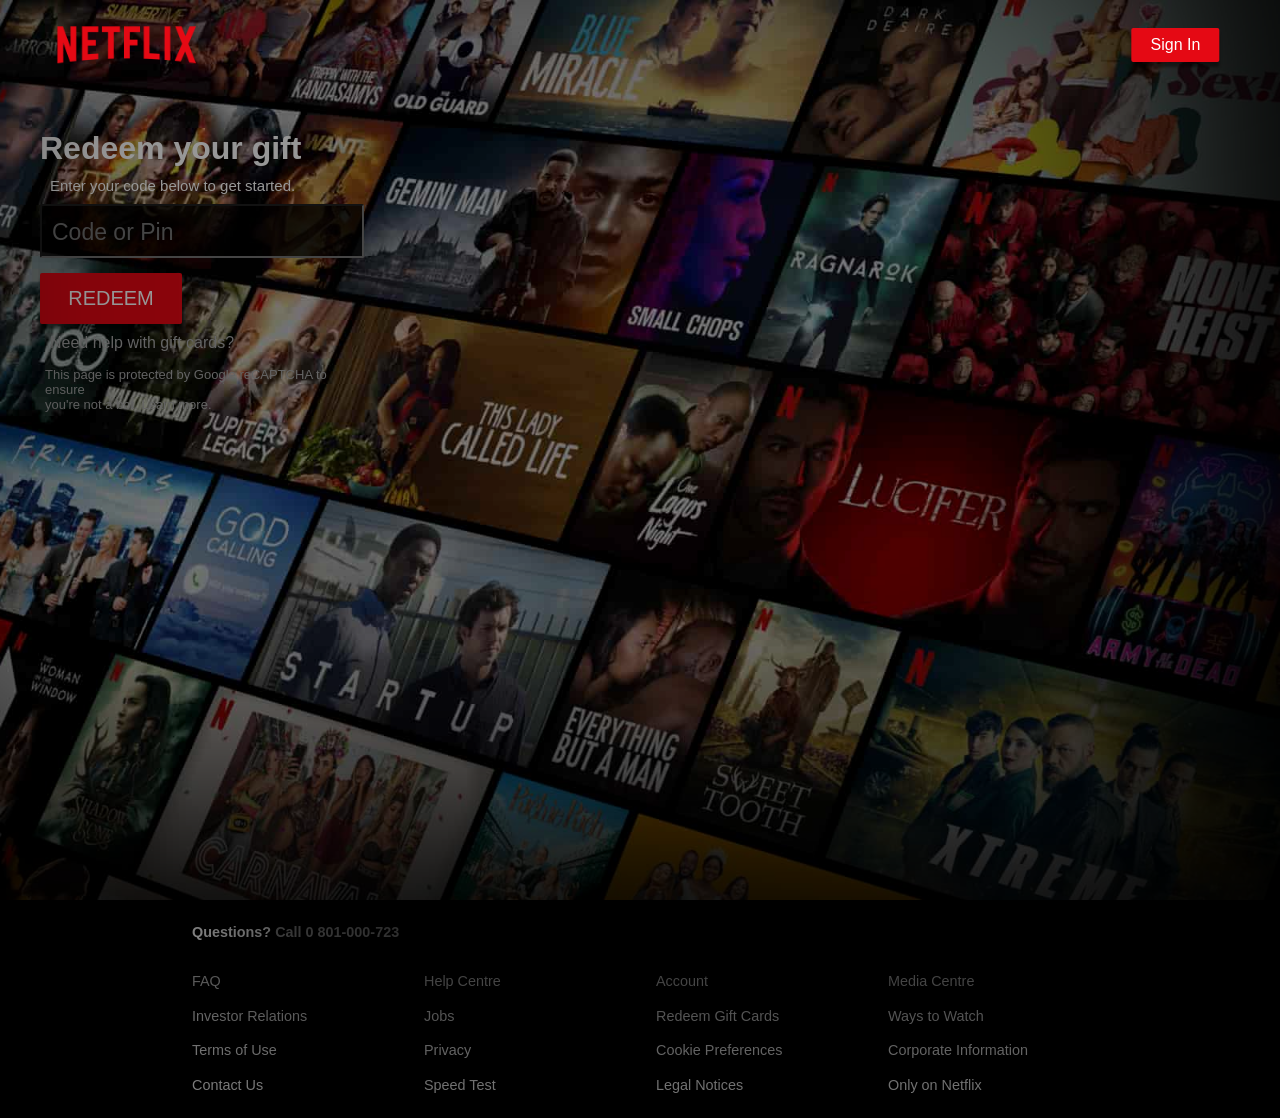
<file: redeem.html>
<!DOCTYPE html>
<html lang="en">
    <head>
        <meta charset="UTF-8">
        <meta name="viewport" content="width=device-width, initial-scale=1.0">
        <link rel="stylesheet" href="style.css">
        <title>Redeem Gifts Cards</title>
    </head>
    
    <Style>
    .redeem-content {
        color: white;
       position: absolute;
       left: 0;
       max-width: 300px;
       padding: 40px;
       margin: auto;
       }
       .redeem{
        font-size: 20px;
        padding: 14px 15px;
        min-width: 112px;
        min-height: 10px;
        margin-top: 15px;
       }
      
       #code{
        background-color: rgba(0,0,0,.8);
        border-color: #737373;
        font-size: 23px;
        color:white;
        height: 48px;
        padding: 2px 10px 0;
        width: 100%;
        border-radius: 2px;
       }
       h1{
        margin-inline-start: 0px;
        margin-inline-end: 0px;
        font-size: 2em;
        color: white;
       }
      
    </Style>

    <body>
        <header class="story">
            <div class="story-top">
                <img src="./Assets/logo.png" alt="Netflix Logo">
                <a href="index.html" class="button btn-rounded">Sign In</a>
            </div>

            <div class="redeem-content">
                <form>
                <h1>Redeem your gift</h1>
                <h3 style="font-size: 15px; color: white; padding: 10px;">Enter your code below to get started.</h3>
                <input type="text" name="text" id="code" placeholder="Code or Pin">
                <a href="index.html" class="button redeem">REDEEM </a>
                <h3 style="color: #a6a6a6;font-size: 16px; padding: 10px;" >Need help with gift cards?</h3>
                <h3 style="color: #a6a6a6; font-size: 13px; display: block; padding: 5px;">This page is protected by Google 
                    reCAPTCHA to ensure<br>you're not a bot. Learn more.</h3>
            </form>
            </div>

        </header>

        
           
           
        
         <footer class="footer">
            <p>Questions? <a href="tel:0 801-000-723"> Call 0 801-000-723</a></p>
            <div class="footer-cols">
                <ul>
                    <li><a href="FAQ.html">FAQ</a></li>
                    <li><a href="index.html">Investor Relations</a></li>
                    <li><a href="Terms.html">Terms of Use</a></li>
                    <li><a href="ContactUs.html">Contact Us</a></li>
                </ul>
                <ul>
                    <li><a href="index.html">Help Centre</a></li>
                    <li><a href="index.html">Jobs</a></li>
                    <li><a href="index.html">Privacy</a></li>
                    <li><a href="index.html">Speed Test</a></li>
                </ul>
                <ul>
                    <li><a href="account.html">Account</a></li>
                    <li><a href="Redeem.html">Redeem Gift Cards</a></li>
                    <li><a href="index.html">Cookie Preferences</a></li>
                    <li><a href="legalnotice.html">Legal Notices</a></li>
                </ul>
                <ul>
                    <li><a href="index.html">Media Centre</a></li>
                    <li><a href="index.html">Ways to Watch</a></li>
                    <li><a href="CorporateInformatiom.html">Corporate Information</a></li>
                    <li><a href="index.html">Only on Netflix</a></li>
                </ul>
            </div>
        </footer>
        
        
    </body>
</html>
</file>
<file: style.css>
*{
    margin: 0;
    padding: 0;
}

body{
    font-family: Arial, Helvetica, sans-serif;
    background: #000000;
    color: #999999;
}

ul{
    list-style: none;
}

h1,h2,h3,h4{
    color: #ffffff;
}

h3{
    font-weight: lighter;
}

a{
    color: #ffffff;
    text-decoration: none;
}

p{
    margin: 0.5rem 0;
    font-weight: bold;
    color: #ffffff;
}

img{
    width: 100%;
}

.story{
    width: 100%;
    height: 100vh;
    position: relative;
    background: url("./Assets/banner.jpg") no-repeat center center/cover;
}

.story::after{
    content: "";
    position: absolute;
    top: 0;
    left: 0;
    width: 100%;
    height: 100%;
    z-index: 1;
    background: rgba(0, 0, 0, 0.4);
    box-shadow: 120px 100px 250px #000000 , inset -120px -100px 250px #000000;
}

.story-top{
    position: relative;
    z-index: 2;
    height: 90px;
}

.story-top img{
    width: 140px;
    position: absolute;
    top: 50%;
    left: 0;
    transform: translate(40% , -50%);
}

.story-top a{
    position: absolute;
    top: 50%;
    right: 0;
    transform: translate(-60% , -50%);
}

.story-content{
    position: relative;
    margin: 0 26%;
    z-index: 2;
    display: flex;
    flex-direction: column;
    justify-content: center;
    text-align: center;
    align-items: center;
    margin-top: 144px;
}
.story-content h1{
    font-weight: 700;
    font-size: 64px;
    margin: 0 30px;
    max-width: 800px;
    line-height: 74.5px;
}

.story-content h3{
    color: white;
    font-size: 25px;
    margin: 16px 0;
}

.story-content p{
    font-size: 19.2px;
    font-weight: 300;
    padding-top: 8px;
    padding-bottom: 16 px;
}

.story-content input{
    position: absolute;
    left: 0;
    bottom: -8vh;
    width: 454px;
    height: 48px;
    font-size:16px;
    padding-left: 8px;
}

.button{
    display: inline-block;
    background: #e50914;
    color: white;
    padding: 8px 19px;
    font-size: 16px;
    text-align: center;
    border: none;
    cursor: pointer;
    border-radius: 2px;
    margin-right: 8px;
    outline: none;
    box-shadow: 0 5px 3px rgba(0, 0, 0, 0.45);
}

.button:hover{
    opacity: 0.9;
}

.button-rounded{
    border-radius: 5px;
}

.story-content .btn-login{
    position: absolute;
    right: 0;
    bottom: -8vh;
    padding: 8px 19px;
    font-size: 24px;
    text-transform: uppercase;
    height: 36px;
    width: 384px;
}

.story-1{
    border-top: 8px rgb(69, 69, 69) solid;
    padding: 50px;
} 
.story-2{
    border-top: 8px rgb(69, 69, 69) solid;
    padding: 50px;
}
.story-3{
    border-top: 8px rgb(69, 69, 69) solid;
    padding: 50px;
}
.story-4{
    border-top: 8px rgb(69, 69, 69) solid;
    padding: 50px;
}
.story-1{
    position: relative;
    display: inline-grid;
    grid-template-columns: 50% 40%;
    text-align: left;
    align-items: center;
    padding: 25px 45px 50px;
}

.content-1{
    font-size: 25px;
    padding-left: 80px;
}

.style-story h1{
    font-size: 48px;
    padding: 16px;
    padding-left: 0;
}

.style-story h3{
    font-size: 27px;
    line-height: 34px;
}

.story-1 video{
    position: relative;
    width: 100%;
    height: 54%;
    grid-column: 2/2;
    grid-row: 1/2;
    z-index: -1;
}

.story-1 img{
    grid-column: 2/2;
    grid-row: 1/2;
}

.story-2{
    position: relative;
    display: inline-grid;
    grid-template-columns: 40% 50%;
    text-align: left;
    align-items: center;
    padding: 25px 45px 50px;
}

.content-2{
    font-size: 25px;
    padding-left: 100px;
}

.story-3{
    position: relative;
    display: inline-grid;
    grid-template-columns: 50% 50%;
    text-align: left;
    align-items: center;
    padding: 25px 45px 50px;
}

.content-3{
    font-size: 25px;
    padding-left: 80px;
    padding-right: 20px;
}
.story-4{
    position: relative;
    display: inline-grid;
    grid-template-columns: 40% 50%;
    text-align: left;
    align-items: center;
    padding: 25px 45px 50px;
}

.content-4{
    font-size: 25px;
    padding-left: 100px;
}
.faq{
    text-align: center;
}

.faq h1{
    padding-bottom: 40px;
    font-size: 48px;
}

.questions{
    display: flex;
    flex-direction: column;
    flex-basis: 40%;
    align-items: center;
}

.questions li{
    padding: 20px 30px;
    margin: 5px;
    font-size: 25.6px;
    background-color: #303030;
    color: white;
    text-align: left;
    width: 50%;
}

.faq p{
    padding-top: 60px;
    font-size: 19px;
    font-weight: 200;
}

.input{
    display: inline-grid;
    align-items: center;
    grid-template-columns: 50% 40%;
}

.input input{
    width: 600px;
    height: 48px;
}

.input button{
    height: 52px;
    width: 320px;
    left: 20px;
    text-align: center;
    background-color: #e50914;
    font-size: 24px;
    padding: 15px 32px;
    border: none;
    border-radius: 2px;
    color: white;
}

.footer{
    max-width: 70%;
    margin: 16px auto;
    overflow: auto;
    color: #221f1f;
    
}

.footer ,
.footer a{
    color: #999999;
    font-size: 14.4px;
}

.footer p{
    margin-bottom: 24px;
}

.footer .footer-cols{
    display: grid;
    grid-template-columns: repeat(4 , 1fr);
    grid-gap: 32px;
}

.footer li{
    line-height: 2.4;
}
</file>
